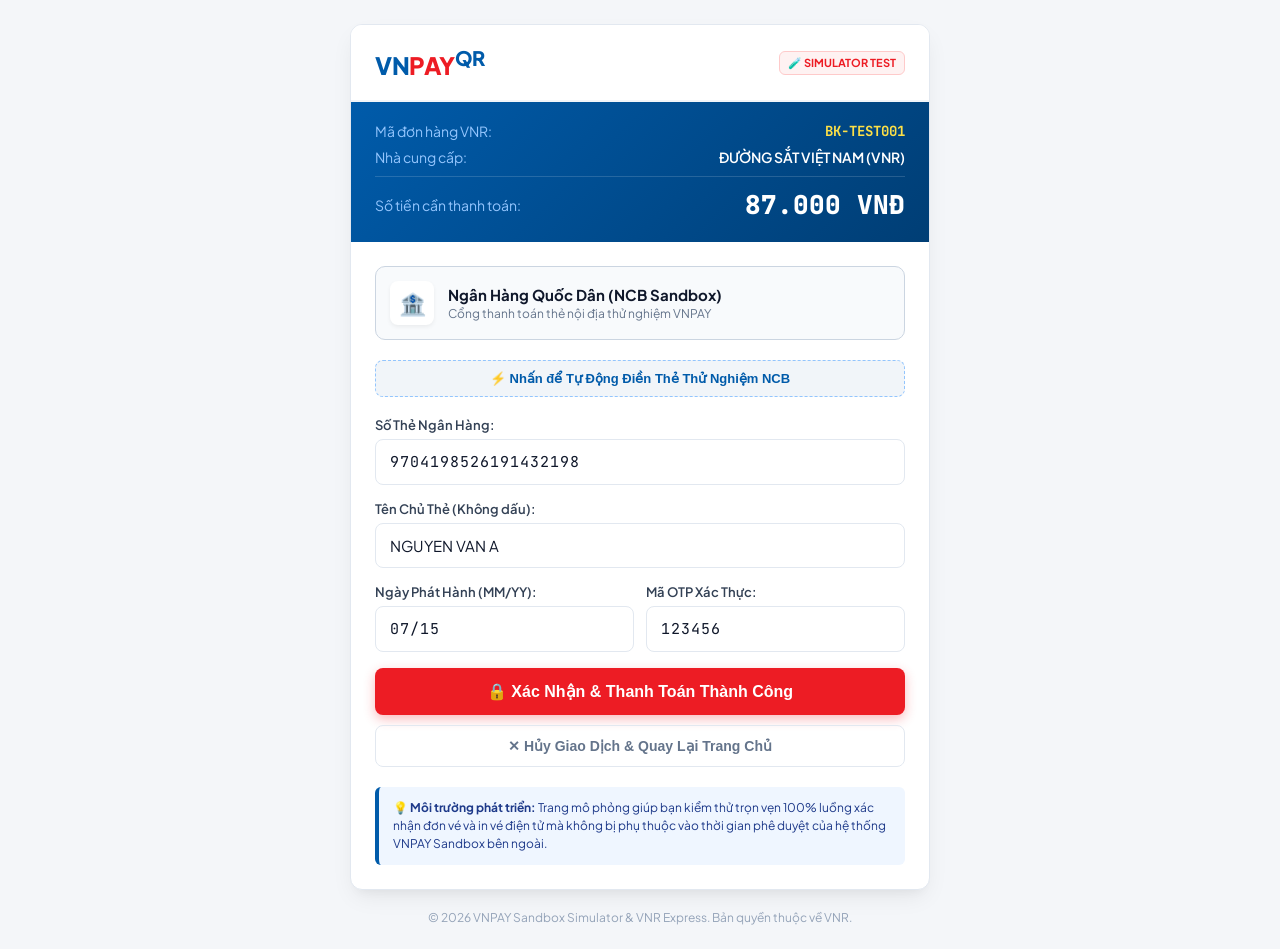
<file: src/main/resources/static/vnpay-sandbox.html>
<!DOCTYPE html>
<html lang="vi">
<head>
  <meta charset="UTF-8" />
  <meta name="viewport" content="width=device-width, initial-scale=1.0" />
  <title>Cổng Thanh Toán VNPAY Sandbox - VNR Express</title>
  <link rel="preconnect" href="https://fonts.googleapis.com">
  <link rel="preconnect" href="https://fonts.gstatic.com" crossorigin>
  <link href="https://fonts.googleapis.com/css2?family=Plus+Jakarta+Sans:wght@400;500;600;700;800&family=JetBrains+Mono:wght@500;700&display=swap" rel="stylesheet">
  <style>
    :root {
      --vnpay-blue: #005baa;
      --vnpay-red: #ed1c24;
      --bg-gray: #f4f6f9;
      --text-dark: #1e293b;
      --text-muted: #64748b;
      --border-color: #e2e8f0;
      --card-bg: #ffffff;
      --radius: 12px;
    }

    * {
      box-sizing: border-box;
      margin: 0;
      padding: 0;
    }

    body {
      font-family: 'Plus Jakarta Sans', -apple-system, BlinkMacSystemFont, sans-serif;
      background-color: var(--bg-gray);
      color: var(--text-dark);
      min-height: 100vh;
      display: flex;
      flex-direction: column;
      align-items: center;
      padding: 24px 16px;
    }

    .vnpay-container {
      width: 100%;
      max-width: 580px;
      background: var(--card-bg);
      border-radius: var(--radius);
      box-shadow: 0 10px 25px -5px rgba(0, 0, 0, 0.08), 0 8px 10px -6px rgba(0, 0, 0, 0.04);
      overflow: hidden;
      border: 1px solid var(--border-color);
    }

    .vnpay-header {
      background: white;
      padding: 20px 24px;
      border-bottom: 2px solid #f1f5f9;
      display: flex;
      align-items: center;
      justify-content: space-between;
    }

    .vnpay-brand {
      display: flex;
      align-items: center;
      gap: 12px;
    }

    .vnpay-logo-badge {
      font-size: 24px;
      font-weight: 800;
      color: var(--vnpay-blue);
      letter-spacing: -0.5px;
    }

    .vnpay-logo-badge span {
      color: var(--vnpay-red);
    }

    .sandbox-tag {
      background: #fef2f2;
      color: var(--vnpay-red);
      font-size: 11px;
      font-weight: 700;
      padding: 4px 8px;
      border-radius: 6px;
      border: 1px solid #fecaca;
      text-transform: uppercase;
    }

    .order-info-banner {
      background: linear-gradient(135deg, #005baa 0%, #003e75 100%);
      color: white;
      padding: 20px 24px;
    }

    .order-row {
      display: flex;
      justify-content: space-between;
      align-items: center;
      margin-bottom: 8px;
      font-size: 14px;
    }

    .order-row:last-child {
      margin-bottom: 0;
    }

    .order-label {
      color: #93c5fd;
    }

    .order-amount {
      font-size: 26px;
      font-weight: 800;
      color: #ffffff;
      font-family: 'JetBrains Mono', monospace;
    }

    .order-code {
      font-family: 'JetBrains Mono', monospace;
      font-weight: 700;
      color: #fde047;
    }

    .vnpay-body {
      padding: 24px;
    }

    .bank-card-selector {
      background: #f8fafc;
      border: 1px solid #cbd5e1;
      border-radius: 10px;
      padding: 14px;
      display: flex;
      align-items: center;
      gap: 14px;
      margin-bottom: 20px;
    }

    .bank-icon {
      width: 44px;
      height: 44px;
      background: #ffffff;
      border-radius: 8px;
      display: flex;
      align-items: center;
      justify-content: center;
      font-size: 22px;
      box-shadow: 0 2px 4px rgba(0,0,0,0.06);
    }

    .bank-details h4 {
      font-size: 15px;
      font-weight: 700;
      color: #0f172a;
    }

    .bank-details p {
      font-size: 12px;
      color: var(--text-muted);
      margin-top: 2px;
    }

    .form-group {
      margin-bottom: 16px;
    }

    .form-label {
      display: block;
      font-size: 13px;
      font-weight: 600;
      color: #334155;
      margin-bottom: 6px;
    }

    .form-input {
      width: 100%;
      padding: 12px 14px;
      border: 1.5px solid var(--border-color);
      border-radius: 8px;
      font-size: 15px;
      font-family: inherit;
      color: #0f172a;
      transition: border-color 0.15s ease;
    }

    .form-input:focus {
      outline: none;
      border-color: var(--vnpay-blue);
      box-shadow: 0 0 0 3px rgba(0, 91, 170, 0.12);
    }

    .form-row {
      display: flex;
      gap: 12px;
    }

    .form-row .form-group {
      flex: 1;
    }

    .font-mono {
      font-family: 'JetBrains Mono', monospace;
      letter-spacing: 1px;
    }

    .btn-quick-fill {
      width: 100%;
      background: #f1f5f9;
      color: #005baa;
      border: 1px dashed #93c5fd;
      padding: 10px;
      border-radius: 8px;
      font-size: 13px;
      font-weight: 600;
      cursor: pointer;
      margin-bottom: 20px;
      transition: all 0.2s ease;
    }

    .btn-quick-fill:hover {
      background: #e0f2fe;
    }

    .btn-pay {
      width: 100%;
      background: var(--vnpay-red);
      color: white;
      border: none;
      padding: 14px;
      border-radius: 8px;
      font-size: 16px;
      font-weight: 700;
      cursor: pointer;
      box-shadow: 0 4px 12px rgba(237, 28, 36, 0.3);
      transition: all 0.2s ease;
      display: flex;
      align-items: center;
      justify-content: center;
      gap: 8px;
    }

    .btn-pay:hover {
      background: #d61820;
      transform: translateY(-1px);
    }

    .btn-cancel {
      width: 100%;
      background: transparent;
      color: var(--text-muted);
      border: 1px solid var(--border-color);
      padding: 12px;
      border-radius: 8px;
      font-size: 14px;
      font-weight: 600;
      cursor: pointer;
      margin-top: 10px;
      transition: background 0.15s ease;
    }

    .btn-cancel:hover {
      background: #f8fafc;
      color: #0f172a;
    }

    .vnpay-footer-note {
      margin-top: 20px;
      background: #eff6ff;
      border-left: 4px solid var(--vnpay-blue);
      padding: 12px 14px;
      border-radius: 6px;
      font-size: 12px;
      color: #1e3a8a;
      line-height: 1.5;
    }

    .vnpay-copyright {
      margin-top: 20px;
      text-align: center;
      font-size: 12px;
      color: #94a3b8;
    }
  </style>
</head>
<body>

  <div class="vnpay-container">
    <!-- HEADER -->
    <div class="vnpay-header">
      <div class="vnpay-brand">
        <div class="vnpay-logo-badge">VN<span>PAY</span><sup>QR</sup></div>
      </div>
      <span class="sandbox-tag">🧪 Simulator Test</span>
    </div>

    <!-- ORDER SUMMARY -->
    <div class="order-info-banner">
      <div class="order-row">
        <span class="order-label">Mã đơn hàng VNR:</span>
        <span class="order-code" id="view-booking-code">BK-E8C206B0</span>
      </div>
      <div class="order-row">
        <span class="order-label">Nhà cung cấp:</span>
        <span style="font-weight: 600;">ĐƯỜNG SẮT VIỆT NAM (VNR)</span>
      </div>
      <div class="order-row" style="margin-top: 10px; border-top: 1px solid rgba(255,255,255,0.15); padding-top: 10px;">
        <span class="order-label">Số tiền cần thanh toán:</span>
        <span class="order-amount" id="view-total-amount">87.000 VNĐ</span>
      </div>
    </div>

    <!-- FORM INPUT -->
    <div class="vnpay-body">
      <div class="bank-card-selector">
        <div class="bank-icon">🏦</div>
        <div class="bank-details">
          <h4>Ngân Hàng Quốc Dân (NCB Sandbox)</h4>
          <p>Cổng thanh toán thẻ nội địa thử nghiệm VNPAY</p>
        </div>
      </div>

      <button type="button" class="btn-quick-fill" onclick="autoFillTestCard()">
        ⚡ Nhấn để Tự Động Điền Thẻ Thử Nghiệm NCB
      </button>

      <form id="vnpay-simulator-form" onsubmit="handleConfirmPayment(event)">
        <div class="form-group">
          <label class="form-label">Số Thẻ Ngân Hàng:</label>
          <input type="text" id="input-card-number" class="form-input font-mono" value="9704198526191432198" required />
        </div>

        <div class="form-group">
          <label class="form-label">Tên Chủ Thẻ (Không dấu):</label>
          <input type="text" id="input-card-holder" class="form-input" value="NGUYEN VAN A" style="text-transform: uppercase;" required />
        </div>

        <div class="form-row">
          <div class="form-group">
            <label class="form-label">Ngày Phát Hành (MM/YY):</label>
            <input type="text" id="input-card-date" class="form-input font-mono" value="07/15" required />
          </div>
          <div class="form-group">
            <label class="form-label">Mã OTP Xác Thực:</label>
            <input type="text" id="input-card-otp" class="form-input font-mono" value="123456" required />
          </div>
        </div>

        <button type="submit" class="btn-pay" id="btn-submit-pay">
          🔒 Xác Nhận & Thanh Toán Thành Công
        </button>

        <button type="button" class="btn-cancel" onclick="handleCancelPayment()">
          ✕ Hủy Giao Dịch & Quay Lại Trang Chủ
        </button>
      </form>

      <div class="vnpay-footer-note">
        💡 <strong>Môi trường phát triển:</strong> Trang mô phỏng giúp bạn kiểm thử trọn vẹn 100% luồng xác nhận đơn vé và in vé điện tử mà không bị phụ thuộc vào thời gian phê duyệt của hệ thống VNPAY Sandbox bên ngoài.
      </div>
    </div>
  </div>

  <p class="vnpay-copyright">© 2026 VNPAY Sandbox Simulator & VNR Express. Bản quyền thuộc về VNR.</p>

  <script>
    const urlParams = new URLSearchParams(window.location.search);
    const bookingCode = urlParams.get('bookingCode') || 'BK-TEST001';
    const amount = urlParams.get('amount') || '87000';

    document.getElementById('view-booking-code').innerText = bookingCode;
    const formatted = Number(amount).toLocaleString('vi-VN');
    document.getElementById('view-total-amount').innerText = `${formatted} VNĐ`;

    function autoFillTestCard() {
      document.getElementById('input-card-number').value = '9704198526191432198';
      document.getElementById('input-card-holder').value = 'NGUYEN VAN A';
      document.getElementById('input-card-date').value = '07/15';
      document.getElementById('input-card-otp').value = '123456';
    }

    function handleConfirmPayment(e) {
      e.preventDefault();
      const btn = document.getElementById('btn-submit-pay');
      btn.innerText = '⏳ Đang xử lý giao dịch...';
      btn.disabled = true;

      // Chuyển hướng tới API cập nhật trạng thái đơn vé CONFIRMED
      setTimeout(() => {
        window.location.href = `/api/v1/payments/simulate-success/${bookingCode}`;
      }, 600);
    }

    function handleCancelPayment() {
      window.location.href = `/index.html?paymentStatus=failed&bookingCode=${bookingCode}`;
    }
  </script>
</body>
</html>
</file>
